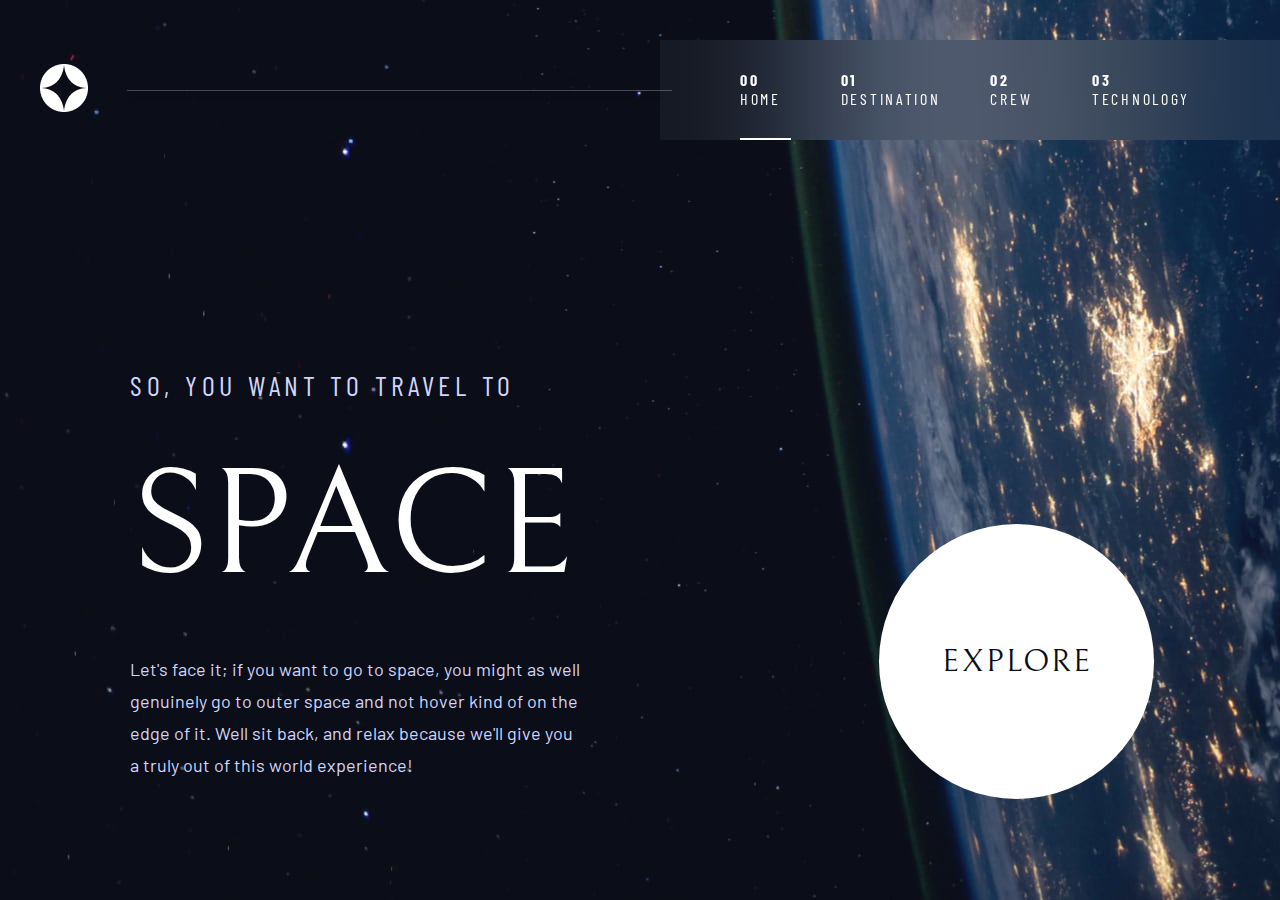
<file: index.html>
<!DOCTYPE html>
<html lang="en">
<head>
    <meta charset="UTF-8">
    <meta http-equiv="X-UA-Compatible" content="IE=edge">
    <meta name="viewport" content="width=device-width, initial-scale=1.0">
    <link rel="icon" type="image/x-icon" href="assets/favicon-32x32.png">
    <link rel="stylesheet" href="style/style.css">
    <script defer src="script/activeLink.js"></script>
    <title>Space-tourism</title>
</head>
<body>
    <header>
        <div class="sticker-star">
            <img src="./assets/home/Group 2.png"/>
        </div>
        <span class="line"></span>
        <nav class="menu">
            <ul>
                <li><a class="navlink" href="index.html"><b>00</b> Home</a></li>
                <li><a class="navlink" href="destination.html"><b>01</b> Destination</a></li>
                <li><a class="navlink" href="crew.html"><b>02</b> Crew</a></li>
                <li><a class="navlink" href="technology.html"><b>03</b> Technology</a></li>
            </ul>
        </nav>   
        <div class="hamburger-menu">
            <div class="middle-line"></div>
        </div>
    </header>
    <main>
        <div class="home-intro">
            <div class="home-intro-text-container">
                <div class="home-intro-text">
                    <h3>SO, YOU WANT TO TRAVEL TO</h3>
                    <h1>SPACE</h1>
                    <p>Let&#39;s face it; if you want to go to space, you might as well genuinely go to outer space and not hover kind of on the edge of it. Well sit back, and relax because we&#39;ll give you a truly out of this world experience!</p>
                </div>
            </div>
            <div class="home-explore">
                <a href="destination.html"><button class="explore-btn">EXPLORE</button></a>
            </div>  
        </div>
       
        
    </main>
</body>
</html>
</file>
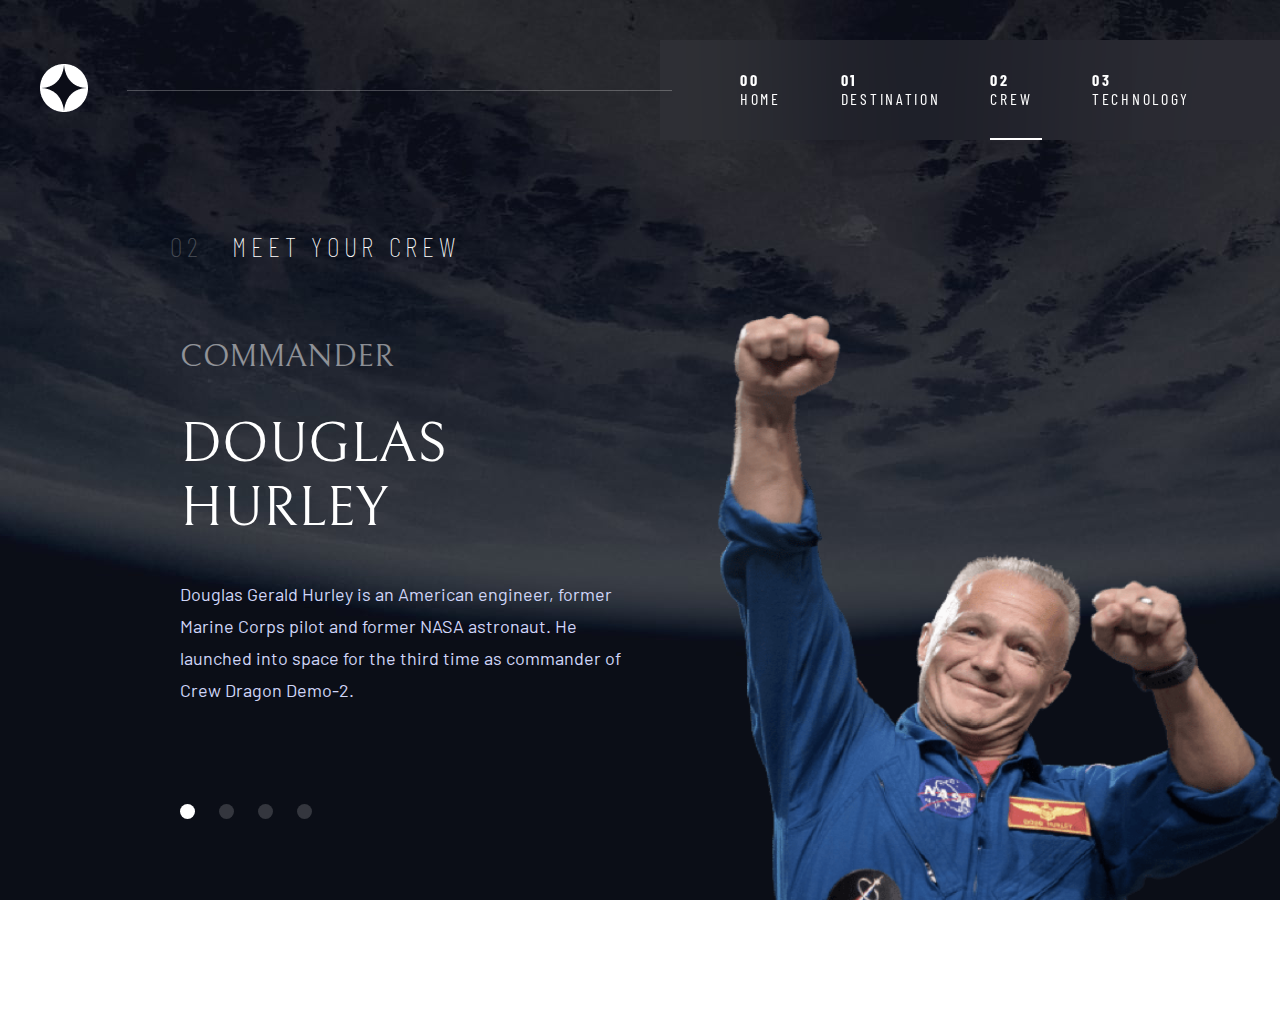
<file: crew.html>
<!DOCTYPE html>
<html lang="en">
<head>
    <meta charset="UTF-8">
    <meta http-equiv="X-UA-Compatible" content="IE=edge">
    <meta name="viewport" content="width=device-width, initial-scale=1.0">
    <link rel="stylesheet" href="style/style.css">
    <title>Space-tourism</title>
</head>
<body class="crew">
    <header>
        <div class="sticker-star">
            <img src="./assets/home/Group 2.png"/>
        </div>
        <span class="line"></span>
        <nav class="menu">
            <ul>
                <li><a class="navlink" href="index.html"><b>00</b> Home</a></li>
                <li><a class="navlink" href="destination.html"><b>01</b> Destination</a></li>
                <li><a class="navlink" href="crew.html"><b>02</b> Crew</a></li>
                <li><a class="navlink" href="technology.html"><b>03</b> Technology</a></li>
            </ul>
        </nav>   
        <div class="hamburger-menu">
            <div class="middle-line"></div>
        </div>
    </header>
    <main>
        <div class="main-content">
            <h1 class="heading"><span>02</span>Meet your crew</h1>
            <div class="crew-container">
                <div class="crew-text">
                    <div class="crew-info">
                        <h2 class="role">Commander</h2>
                        <h1 id="crew-member">Douglas Hurley</h1>
                        <p id="member-info">Douglas Gerald Hurley is an American engineer, former Marine Corps pilot and former NASA astronaut. He launched into space for the third time as commander of Crew Dragon Demo-2.</p>
                    </div>
                    <div class="dot-group">
                        <span class="dots"></span>
                        <span class="dots"></span>
                        <span class="dots"></span>
                        <span class="dots"></span>
                    </div>
                </div>
                <div class="crew-image">
                    <img id="member-pic" src="./assets/crew/image-douglas-hurley.png"/>
                </div>
            </div>
        </div>
    </main>
    <script src="script/activeLink.js"></script>
    <script src="script/crewFunctions.js"></script>
    
</body>

</html>
</file>
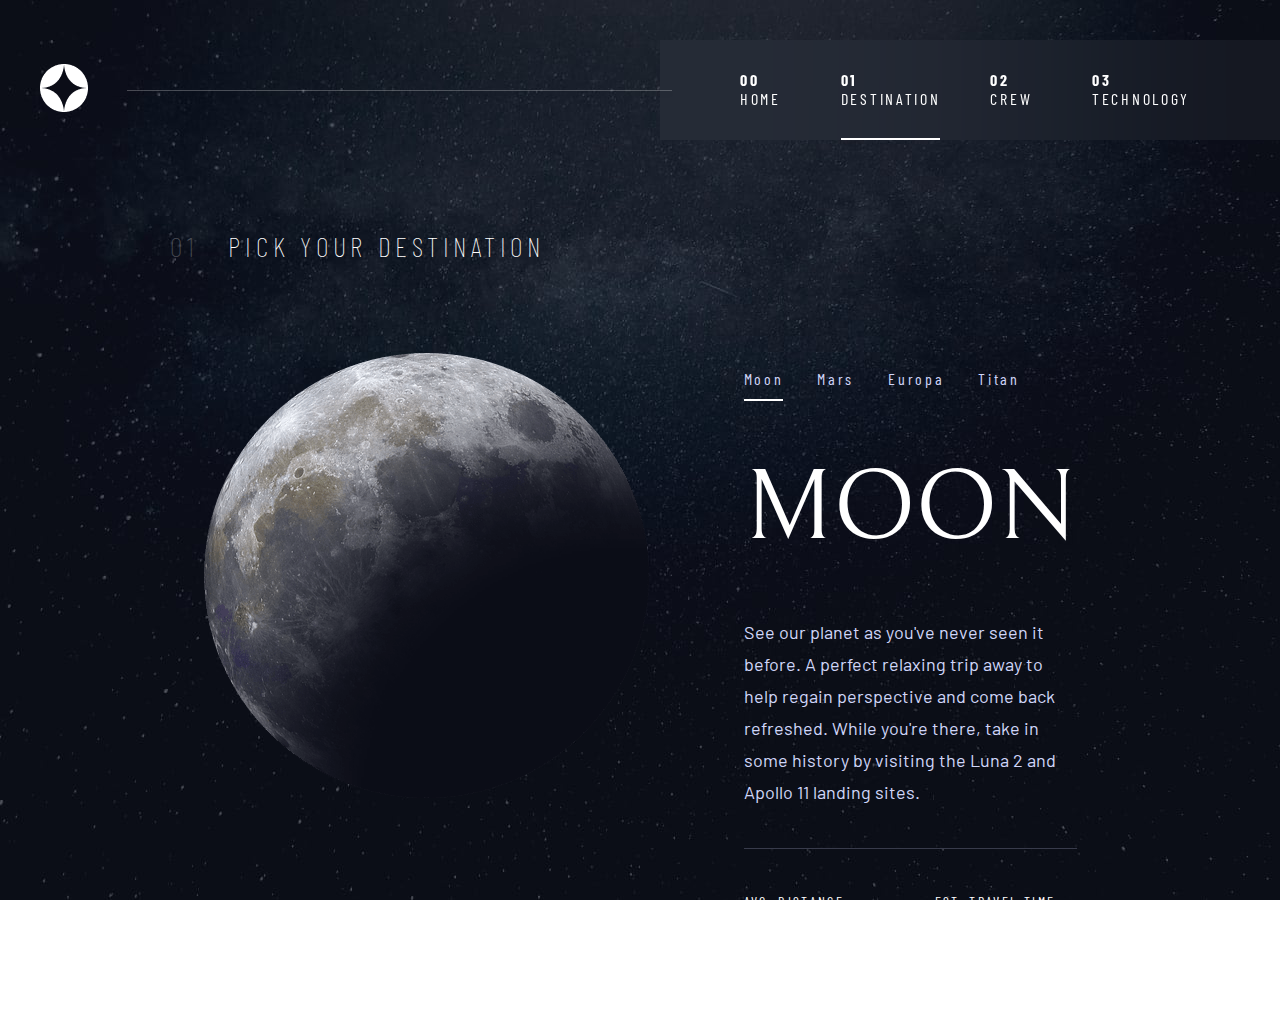
<file: destination.html>
<!DOCTYPE html>
<html lang="en">
<head>
    <meta charset="UTF-8">
    <meta http-equiv="X-UA-Compatible" content="IE=edge">
    <meta name="viewport" content="width=device-width, initial-scale=1.0">
    <link rel="stylesheet" href="style/style.css">
   
    <title>Space-tourism</title>
</head>
<body class="destination">
    <header>
        <div class="sticker-star">
            <img src="./assets/home/Group 2.png"/>
        </div>
        <span class="line"></span>
        <nav class="menu">
            <ul>
                <li><a class="navlink" href="index.html"><b>00</b> Home</a></li>
                <li><a class="navlink" href="destination.html"><b>01</b> Destination</a></li>
                <li><a class="navlink" href="crew.html"><b>02</b> Crew</a></li>
                <li><a class="navlink" href="technology.html"><b>03</b> Technology</a></li>
            </ul>
        </nav>   
        <div class="hamburger-menu">
            <div class="middle-line"></div>
        </div>
    </header>
    <main>
        <div class="main-content">
            <h1 class="heading"><span>01</span>Pick your destination</h1>
            <div class="content-container">
                <div class="planet-container">
                    <img id="planet-img" src="./assets/destination/image-moon.png"/>
                </div>
                <div class="info-container">
                    <nav class="planet-navigation">
                        <ul>
                            <li class="planet-link" ><a href="#">Moon</a></li>
                            <li class="planet-link" ><a href="#">Mars</a></li>
                            <li class="planet-link" ><a href="#">Europa</a></li>
                            <li class="planet-link" ><a href="#">Titan</a></li>
                        </ul>
                    </nav>
                    <h1 class="planet-name">Moon</h1>
                    <p class="planet-info">See our planet as you&#39;ve never seen it before. A perfect relaxing trip away to help regain perspective and come back refreshed. While you&#39;re there, take in some history by visiting the Luna 2 and Apollo 11 landing sites.</p>
                    <div class="additional-info">
                        <div class="distance">
                            <h3>AVG. DISTANCE</h3>
                            <h2 id="kilometers">384,400 KM</h2>    
                        </div>
                        <div class="travel">
                            <h3>EST. TRAVEL TIME</h3>
                            <h2 id="days">3 days</h2>
                        </div>
                    </div>
                    
                </div>
            </div>    
        </div>
    </main>
    
    
    <script src="script/activeLink.js"></script>
    <script src="script/destinationFunction.js"></script>
</body>
</html>
</file>
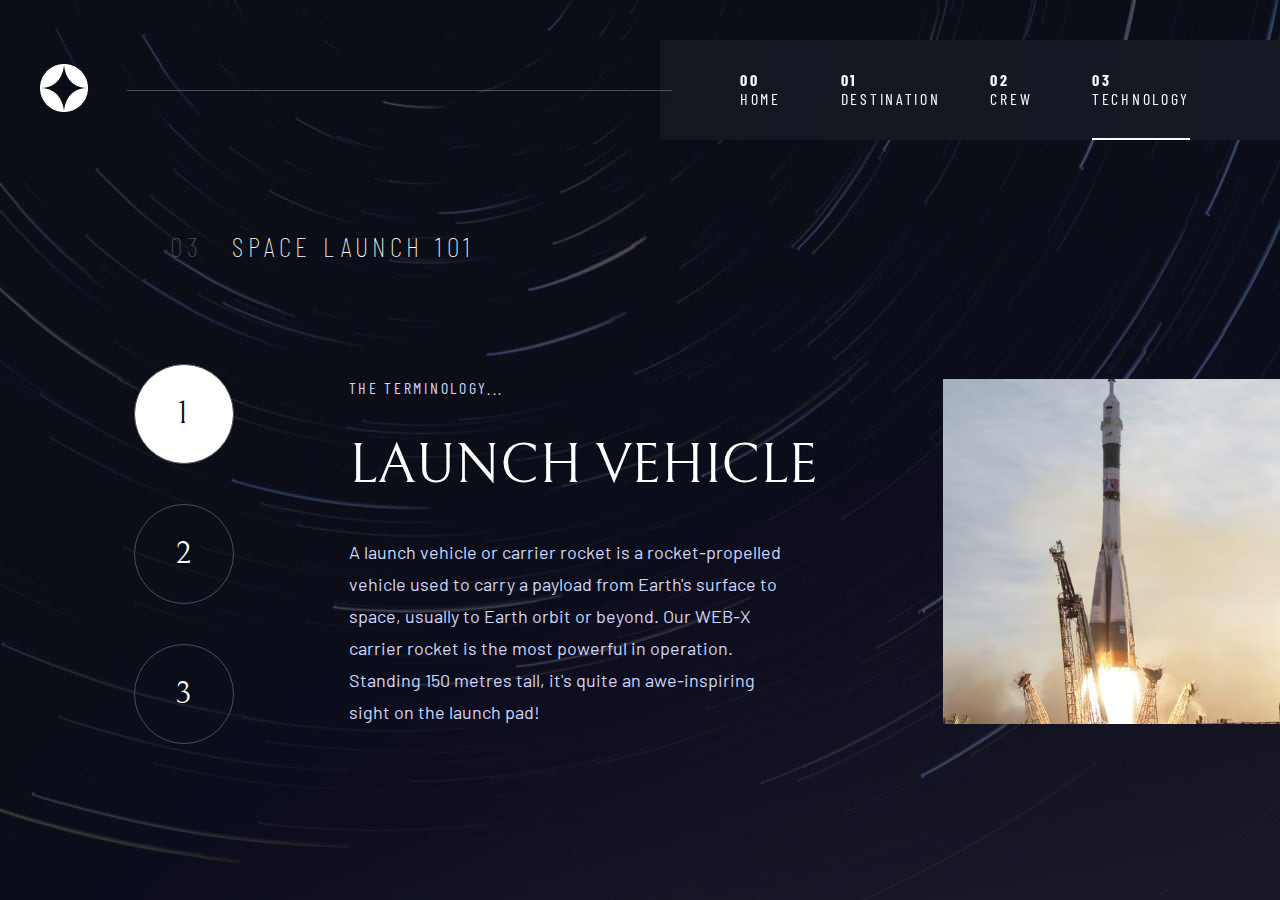
<file: technology.html>
<!DOCTYPE html>
<html lang="en">
<head>
    <meta charset="UTF-8">
    <meta http-equiv="X-UA-Compatible" content="IE=edge">
    <meta name="viewport" content="width=device-width, initial-scale=1.0">
    <link rel="stylesheet" href="style/style.css">
    <script defer src="script/activeLink.js"></script>
    <script defer src="script/technologyFunctions.js"></script>
    <title>Space-tourism</title>
</head>
<body class="technology">
    <header>
        <div class="sticker-star">
            <img src="./assets/home/Group 2.png"/>
        </div>
        <span class="line"></span>
        <nav class="menu">
            <ul>
                <li><a class="navlink" href="index.html"><b>00</b> Home</a></li>
                <li><a class="navlink" href="destination.html"><b>01</b> Destination</a></li>
                <li><a class="navlink" href="crew.html"><b>02</b> Crew</a></li>
                <li><a class="navlink" href="technology.html"><b>03</b> Technology</a></li>
            </ul>
        </nav>   
        <div class="hamburger-menu">
            <div class="middle-line"></div>
        </div>
    </header>
    <main>
        <div class="main-content">
            <h1 class="heading"><span>03</span>Space launch 101</h1>
            <div class="technology-content">
                <div class="text-number-container">
                    <div class="number-group">
                        <span class="numbers">1</span>
                        <span class="numbers">2</span>
                        <span class="numbers">3</span>
                    </div>
                    <div class="technology-text">
                        <h3>The terminology...</h3>
                        <h1 id="tech-title"></h1>
                        <p id="tech-info"></p>
                    </div>
                </div>
                <div class="technology-img">
                    <picture>
                        <source id="src-landscape" media="(max-width: 1200px)" >
                        <img id="tech-img" >
                    </picture>
                </div>
            </div>
        </div>
    </main>
    
</body>

</html>
</file>
<file: style/style.css>
@import url("https://fonts.googleapis.com/css2?family=Bellefair&display=swap");
@import url("https://fonts.googleapis.com/css2?family=Barlow+Condensed&display=swap");
@import url("https://fonts.googleapis.com/css2?family=Barlow&display=swap");
* {
  -webkit-box-sizing: border-box;
          box-sizing: border-box;
}

html {
  margin: 0;
  padding: 0;
  width: 100%;
  max-height: 100%;
  overflow-x: hidden;
}

body {
  background: url("../assets/home/background-home-desktop.jpg") no-repeat bottom left/cover;
  color: #FFFFFF;
  height: 100vh;
  margin: 0;
  height: 100vh;
  width: 100%;
  min-width: 320px;
  overflow-x: hidden;
}

header {
  position: relative;
  display: -webkit-box;
  display: -ms-flexbox;
  display: flex;
  -webkit-box-align: center;
      -ms-flex-align: center;
          align-items: center;
  margin: 40px 0 40px 40px;
}

.sticker-star {
  -ms-flex-preferred-size: 50%;
      flex-basis: 50%;
}

.line {
  position: absolute;
  left: 7%;
  width: 44%;
  height: 1px;
  background-color: #FFFFFF;
  opacity: 0.25;
  -webkit-box-shadow: 0px 4px 4px rgba(0, 0, 0, 0.25);
          box-shadow: 0px 4px 4px rgba(0, 0, 0, 0.25);
  mix-blend-mode: normal;
  z-index: 10;
}

.menu {
  background: rgba(255, 255, 255, 0.04);
  -webkit-backdrop-filter: blur(81.5485px);
          backdrop-filter: blur(81.5485px);
  -ms-flex-preferred-size: 50%;
      flex-basis: 50%;
}

.menu ul {
  display: -webkit-box;
  display: -ms-flexbox;
  display: flex;
  list-style: none;
  margin: 0px  40px;
}

.menu ul li {
  margin-right: 50px;
  text-transform: uppercase;
}

.menu ul li a {
  display: inline-block;
  color: white;
  text-decoration: none;
  font-family: 'Barlow Condensed', sans-serif;
  letter-spacing: 2.7px;
  font-style: normal;
  font-weight: normal;
  font-size: 16px;
  line-height: 19px;
  padding: 30px 0;
}

.menu ul li a:hover:not(.active) {
  border-bottom: 2px solid #FFFFFF;
  -webkit-transition: opacity 0.4s ease;
  transition: opacity 0.4s ease;
  opacity: 0.5;
}

.menu ul li a:is(:link, :active, :visited).active {
  border-bottom: 2px solid #FFFFFF;
}

.home-intro {
  display: -webkit-box;
  display: -ms-flexbox;
  display: flex;
  padding: 80px;
  margin: 120px 0 0 50px;
}

.home-intro-text-container {
  -ms-flex-preferred-size: 50%;
      flex-basis: 50%;
}

.home-intro-text-container h3 {
  font-family: 'Barlow Condensed', sans-serif;
  font-style: normal;
  font-weight: normal;
  font-size: 28px;
  line-height: 34px;
  letter-spacing: 4.725px;
  color: #D0D6F9;
}

.home-intro-text-container h1 {
  font-family: Bellefair, sans-serif;
  font-style: normal;
  font-weight: normal;
  font-size: 150px;
  line-height: 50px;
}

.home-intro-text-container p {
  font-family: 'Barlow', sans-serif;
  font-style: normal;
  font-weight: normal;
  font-size: 18px;
  line-height: 32px;
  color: #D0D6F9;
}

.home-intro-text {
  width: 450px;
}

.home-explore {
  -ms-flex-preferred-size: 50%;
      flex-basis: 50%;
  position: relative;
}

.explore-btn {
  position: absolute;
  top: 40%;
  left: 40%;
  height: 275px;
  width: 275px;
  border-radius: 50%;
  background-color: #FFFFFF;
  font-family: Bellefair;
  font-size: 32px;
  line-height: 37px;
  letter-spacing: 2px;
  color: #0B0D17;
  border: none;
  -webkit-transition: -webkit-box-shadow 0.3s ease;
  transition: -webkit-box-shadow 0.3s ease;
  transition: box-shadow 0.3s ease;
  transition: box-shadow 0.3s ease, -webkit-box-shadow 0.3s ease;
  cursor: pointer;
}

.explore-btn:hover {
  -webkit-box-shadow: 0 0 0 80px #99999965;
          box-shadow: 0 0 0 80px #99999965;
  -webkit-transition: -webkit-box-shadow 0.3s ease;
  transition: -webkit-box-shadow 0.3s ease;
  transition: box-shadow 0.3s ease;
  transition: box-shadow 0.3s ease, -webkit-box-shadow 0.3s ease;
}

.destination {
  background: url("../assets/destination/background-destination-desktop.jpg") no-repeat center center/cover;
}

.main-content {
  padding: 30px 100px;
}

.heading {
  font-family: Barlow Condensed;
  font-weight: 100;
  font-size: 28px;
  line-height: 34px;
  letter-spacing: 4.725px;
  text-transform: uppercase;
  color: #FFFFFF;
  margin-left: 70px;
}

.heading span {
  margin-right: 30px;
  opacity: 0.25;
}

.content-container {
  display: -webkit-box;
  display: -ms-flexbox;
  display: flex;
  -webkit-box-pack: center;
      -ms-flex-pack: center;
          justify-content: center;
  margin-top: 90px;
}

.planet-container {
  -ms-flex-preferred-size: 50%;
      flex-basis: 50%;
}

.planet-container img {
  max-width: 100%;
}

.info-container {
  -ms-flex-preferred-size: 30%;
      flex-basis: 30%;
}

.planet-navigation ul {
  padding: 0;
}

.planet-navigation li {
  display: inline-block;
  margin-right: 30px;
  padding-bottom: 10px;
}

.planet-navigation li:hover:not(.active) {
  border-bottom: 2px solid #FFFFFF;
  -webkit-transition: opacity 0.4s ease;
  transition: opacity 0.4s ease;
  opacity: 0.5;
}

.planet-navigation li.active {
  border-bottom: 2px solid #FFFFFF;
}

.planet-navigation a {
  text-decoration: none;
  color: #D0D6F9;
  font-family: 'Barlow Condensed', sans-serif;
  font-size: 16px;
  line-height: 19px;
  letter-spacing: 2.7px;
}

.planet-name {
  font-family: Bellefair;
  font-style: normal;
  font-weight: normal;
  font-size: 100px;
  line-height: 115px;
  text-transform: uppercase;
  margin: 50px 0;
}

.planet-info {
  font-family: Barlow;
  font-size: 18px;
  line-height: 32px;
  color: #D0D6F9;
  padding-bottom: 40px;
  border-bottom: 1px solid #383B4B;
  margin: 0px 0px 30px 0;
}

.additional-info {
  display: -webkit-box;
  display: -ms-flexbox;
  display: flex;
}

.additional-info h3 {
  font-family: Barlow Condensed;
  font-style: normal;
  font-weight: normal;
  font-size: 14px;
  line-height: 17px;
  letter-spacing: 2.3625px;
  color: #FFFFFF;
}

.additional-info h2 {
  font-family: Bellefair;
  font-size: 28px;
  line-height: 32px;
  color: #FFFFFF;
  text-transform: uppercase;
  font-weight: 100;
}

.distance {
  margin-right: 50px;
}

.crew {
  background: url(../assets/crew/background-crew-desktop.jpg) no-repeat center center/cover;
}

.crew .main-content {
  padding: 30px 100px 0px 100px;
}

.crew-container {
  display: -webkit-box;
  display: -ms-flexbox;
  display: flex;
  padding: 30px 80px 0 80px;
  gap: 10%;
}

.crew-text {
  -ms-flex-preferred-size: 50%;
      flex-basis: 50%;
}

.crew-text h2 {
  font-family: Bellefair;
  font-weight: normal;
  font-size: 32px;
  line-height: 37px;
  text-transform: uppercase;
  color: #FFFFFF;
  opacity: 0.5;
}

.crew-text h1 {
  font-family: Bellefair;
  font-size: 56px;
  line-height: 64px;
  text-transform: uppercase;
  color: #FFFFFF;
  font-weight: normal;
}

.crew-text p {
  width: 444px;
  font-family: Barlow;
  font-style: normal;
  font-weight: normal;
  font-size: 18px;
  line-height: 32px;
  color: #D0D6F9;
}

.dots {
  display: inline-block;
  height: 15px;
  width: 15px;
  border-radius: 50%;
  margin: 80px 20px 0 0;
  background-color: #FFFFFF;
  opacity: 0.17;
  cursor: pointer;
}

.dots.active {
  opacity: 1;
}

.crew-image {
  position: relative;
  -ms-flex-preferred-size: 50%;
      flex-basis: 50%;
  height: 100%;
}

.crew-image img {
  position: absolute;
  width: 568.07px;
  height: 712px;
  top: 0;
}

.technology {
  background: url("../assets/technology/background-technology-desktop.jpg") no-repeat center center/cover;
}

.technology .main-content {
  padding: 30px 0 30px 100px;
}

.technology-content {
  display: -webkit-box;
  display: -ms-flexbox;
  display: flex;
  -webkit-box-align: center;
      -ms-flex-align: center;
          align-items: center;
}

.number-group {
  -ms-flex-preferred-size: 20%;
      flex-basis: 20%;
  display: -webkit-box;
  display: -ms-flexbox;
  display: flex;
  -webkit-box-orient: vertical;
  -webkit-box-direction: normal;
      -ms-flex-direction: column;
          flex-direction: column;
  -webkit-box-align: center;
      -ms-flex-align: center;
          align-items: center;
}

.numbers {
  cursor: pointer;
  display: -webkit-box;
  display: -ms-flexbox;
  display: flex;
  -webkit-box-align: center;
      -ms-flex-align: center;
          align-items: center;
  -webkit-box-pack: center;
      -ms-flex-pack: center;
          justify-content: center;
  height: 100px;
  width: 100px;
  border-radius: 50%;
  border: 1px solid #4D4E56;
  background: transparent;
  text-align: center;
  margin: 20px 0px;
  font-family: Bellefair;
  font-style: normal;
  font-weight: normal;
  font-size: 32px;
  line-height: 37px;
  text-align: center;
  letter-spacing: 2px;
}

.numbers:hover:not(.active) {
  opacity: 0.6;
}

.numbers.active {
  color: #0B0D17;
  background: #FFFFFF;
}

.technology-text {
  padding: 80px;
}

.technology-text h3 {
  font-family: Barlow Condensed;
  font-style: normal;
  font-weight: normal;
  font-size: 16px;
  line-height: 19px;
  letter-spacing: 2.7px;
  color: #D0D6F9;
  text-transform: uppercase;
}

.technology-text h1 {
  font-family: Bellefair;
  font-style: normal;
  font-weight: normal;
  font-size: 56px;
  line-height: 64px;
  color: #FFFFFF;
  text-transform: uppercase;
}

.technology-text p {
  font-family: Barlow;
  font-style: normal;
  font-weight: normal;
  font-size: 18px;
  line-height: 32px;
  color: #D0D6F9;
  width: 444px;
}

.technology-img {
  display: -webkit-box;
  display: -ms-flexbox;
  display: flex;
  -webkit-box-pack: end;
      -ms-flex-pack: end;
          justify-content: flex-end;
  -ms-flex-preferred-size: 40%;
      flex-basis: 40%;
}

.technology-img img {
  max-width: 100%;
}

.text-number-container {
  display: -webkit-box;
  display: -ms-flexbox;
  display: flex;
  -ms-flex-preferred-size: 100%;
      flex-basis: 100%;
  -webkit-box-align: center;
      -ms-flex-align: center;
          align-items: center;
}

@media (max-width: 1200px) {
  body {
    background: url("../assets/home/background-home-tablet.jpg") no-repeat bottom left/cover;
  }
  header {
    margin: 0;
  }
  .sticker-star {
    margin-left: 40px;
  }
  .line {
    display: none;
  }
  b {
    display: none;
  }
  .menu ul {
    margin: 0;
  }
  .home-intro {
    -webkit-box-orient: vertical;
    -webkit-box-direction: normal;
        -ms-flex-direction: column;
            flex-direction: column;
    -webkit-box-pack: center;
        -ms-flex-pack: center;
            justify-content: center;
    -webkit-box-align: center;
        -ms-flex-align: center;
            align-items: center;
    text-align: center;
    padding: 0;
    margin-top: 50px;
  }
  .home-intro h1 {
    margin: 80px 0;
  }
  .home-explore {
    margin-top: 30px;
  }
  .explore-btn {
    position: relative;
    left: 0%;
  }
  .heading {
    margin: 0;
    font-size: 20px;
    line-height: 24px;
    letter-spacing: 3.375px;
  }
  .content-container {
    -webkit-box-orient: vertical;
    -webkit-box-direction: normal;
        -ms-flex-direction: column;
            flex-direction: column;
    text-align: center;
  }
  .additional-info {
    display: -webkit-box;
    display: -ms-flexbox;
    display: flex;
    -webkit-box-pack: center;
        -ms-flex-pack: center;
            justify-content: center;
  }
  .planet-navigation ul li {
    margin: 50px 10px 50px 10px;
  }
  .planet-navigation ul li a {
    font-size: 16px;
    line-height: 19px;
    letter-spacing: 2.7px;
  }
  .crew-container {
    -webkit-box-orient: vertical;
    -webkit-box-direction: normal;
        -ms-flex-direction: column;
            flex-direction: column;
    -webkit-box-align: center;
        -ms-flex-align: center;
            align-items: center;
    text-align: center;
  }
  .crew-text h2 {
    font-size: 24px;
    line-height: 28px;
  }
  .crew-text h1 {
    font-size: 40px;
    line-height: 46px;
  }
  .crew-text p {
    font-size: 16px;
    line-height: 28px;
  }
  .crew-image {
    margin-top: 40px;
  }
  .crew-image img {
    position: static;
    width: 456.37px;
    height: 572px;
  }
  .technology {
    background: url("../assets/technology/background-technology-tablet.jpg") no-repeat center center/cover;
  }
  .technology .main-content {
    padding: 0;
  }
  .technology .heading {
    margin: 30px 90px;
  }
  .technology-content {
    -webkit-box-orient: vertical;
    -webkit-box-direction: reverse;
        -ms-flex-direction: column-reverse;
            flex-direction: column-reverse;
  }
  .text-number-container {
    -webkit-box-orient: vertical;
    -webkit-box-direction: normal;
        -ms-flex-direction: column;
            flex-direction: column;
  }
  .number-group {
    -webkit-box-orient: horizontal;
    -webkit-box-direction: normal;
        -ms-flex-direction: row;
            flex-direction: row;
  }
  .numbers {
    width: 60px;
    height: 60px;
    margin: 40px 15px;
  }
  .technology-text {
    text-align: center;
    padding: 10px 80px 30px 80px;
  }
  .technology-text h1 {
    font-size: 40px;
    line-height: 46px;
  }
  .technology-text p {
    font-size: 16px;
    line-height: 28px;
  }
  .technology-img {
    width: 100%;
    display: block;
    text-align: center;
    margin-top: 60px;
  }
  #src-landscape {
    width: 100%;
  }
}

@media (max-width: 600px) {
  .sticker-star {
    margin-top: 25px;
  }
  .hamburger-menu {
    position: absolute;
    top: 50px;
    right: 50px;
    width: 50px;
    height: 50px;
    z-index: 1000;
    cursor: pointer;
  }
  .hamburger-menu::before {
    content: "";
    width: 34px;
    height: 3px;
    background-color: #D0D6F9;
    position: absolute;
    top: -10px;
  }
  .hamburger-menu::after {
    content: "";
    width: 34px;
    height: 3px;
    background-color: #D0D6F9;
    position: absolute;
    top: 10px;
  }
  .hamburger-menu.active {
    -webkit-transform: translateX(10px);
            transform: translateX(10px);
    position: absolute;
  }
  .hamburger-menu.active::before {
    -webkit-transform: rotate(-45deg) translate(-3px, 6px);
            transform: rotate(-45deg) translate(-3px, 6px);
    background-color: #D0D6F9;
    width: 75%;
    height: 4px;
  }
  .hamburger-menu.active::after {
    -webkit-transform: rotate(45deg) translate(-8px, -11px);
            transform: rotate(45deg) translate(-8px, -11px);
    background-color: #D0D6F9;
    width: 75%;
    height: 4px;
  }
  .hamburger-menu.active .middle-line {
    opacity: 0;
  }
  .middle-line {
    content: "";
    width: 34px;
    height: 3px;
    background-color: #D0D6F9;
    position: absolute;
    top: 0;
  }
  .menu {
    position: absolute;
    top: 0;
    right: -100%;
    width: 70%;
    height: 100vh;
    z-index: 100;
  }
  .menu.active {
    right: 0;
  }
  .menu ul {
    -webkit-box-orient: vertical;
    -webkit-box-direction: normal;
        -ms-flex-direction: column;
            flex-direction: column;
    margin-top: 100px;
  }
  .menu ul li {
    margin: 30px 0 30px 30px;
  }
  .menu ul li a {
    padding: 0;
    width: 100%;
  }
  .menu ul li a:hover {
    border-bottom: none;
    border-right: 6px solid #FFFFFF;
  }
  .menu ul li a:is(:link, :active, :visited).active {
    border-right: 6px solid #FFFFFF;
    border-bottom: none;
  }
  .menu ul li a b {
    display: inline-block;
  }
  .home-intro {
    margin: 50px 20px;
  }
  .home-intro-text-container {
    -ms-flex-preferred-size: 100%;
        flex-basis: 100%;
  }
  .home-intro-text-container h3 {
    font-size: 16px;
    line-height: 19px;
    letter-spacing: 2.7px;
  }
  .home-intro-text-container h1 {
    font-size: 80px;
    line-height: 50px;
  }
  .home-intro-text-container p {
    font-size: 15px;
    line-height: 25px;
  }
  .home-intro-text {
    width: 100%;
  }
  .explore-btn {
    height: 200px;
    width: 200px;
  }
  .home-explore {
    margin-top: 55px;
  }
  .additional-info {
    -webkit-box-orient: vertical;
    -webkit-box-direction: normal;
        -ms-flex-direction: column;
            flex-direction: column;
  }
  .destination .content-container {
    margin-top: 20px;
  }
  .destination .distance {
    margin-right: 0px;
  }
  .planet-navigation ul li {
    margin: 50px 10px 50px 10px;
  }
  .planet-navigation ul li a {
    font-size: 14px;
    line-height: 17px;
    letter-spacing: 2.3625px;
  }
  .destination .main-content {
    padding: 20px 30px;
  }
  #planet-img {
    width: 60%;
  }
  .destination .planet-name {
    font-size: 56px;
    line-height: 64px;
    margin: 0 0 20px 0;
  }
  .destination .planet-info {
    font-size: 15px;
    line-height: 25px;
  }
  .heading {
    text-align: center;
    font-size: 16px;
    line-height: 19px;
    margin-bottom: 40px;
  }
  .heading span {
    margin-right: 10px;
  }
  .crew .main-content {
    padding: 20px 0 50px 0;
  }
  .dots {
    margin: 50px 10px 0px 10px;
  }
  .crew-container {
    -webkit-box-orient: vertical;
    -webkit-box-direction: reverse;
        -ms-flex-direction: column-reverse;
            flex-direction: column-reverse;
    -webkit-box-pack: center;
        -ms-flex-pack: center;
            justify-content: center;
    padding: 0;
  }
  .crew-text h2 {
    font-size: 16px;
    line-height: 18px;
  }
  .crew-text h1 {
    font-size: 24px;
    line-height: 28px;
  }
  .crew-text p {
    font-size: 15px;
    line-height: 25px;
    width: 100%;
    padding: 0 30px;
  }
  .crew-image {
    margin-top: 0;
    width: 90%;
    border-bottom: 1px solid #383B4B;
  }
  .crew-image img {
    -webkit-transform: translateY(4px);
            transform: translateY(4px);
    width: 177.12px;
    height: 222px;
  }
  .crew-text {
    display: -webkit-box;
    display: -ms-flexbox;
    display: flex;
    -webkit-box-orient: vertical;
    -webkit-box-direction: reverse;
        -ms-flex-direction: column-reverse;
            flex-direction: column-reverse;
  }
  .crew-info {
    margin-top: 40px;
  }
  .numbers {
    width: 40px;
    height: 40px;
    font-size: 16px;
  }
  .technology-text {
    padding: 10px 30px 30px 30px;
  }
  .technology-text h1 {
    font-size: 24px;
    line-height: 28px;
  }
  .technology-text p {
    font-size: 15px;
    line-height: 25px;
    width: 100%;
  }
  .technology .main-content {
    padding: 20px 0 50px 0;
  }
}
/*# sourceMappingURL=style.css.map */
</file>
